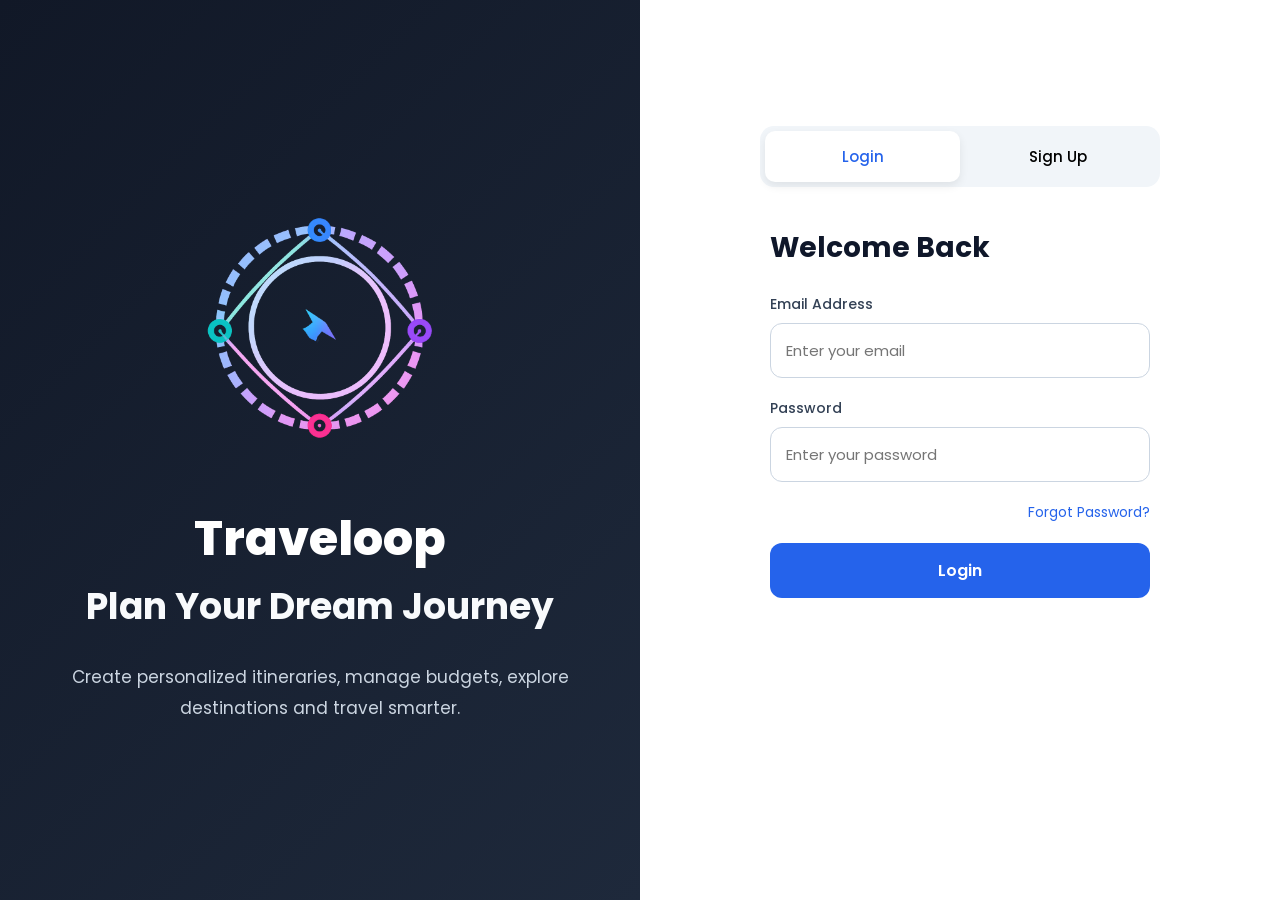
<file: frontend/login.html>
<!DOCTYPE html>
<html lang="en">
<head>
    <meta charset="UTF-8">
    <meta name="viewport" content="width=device-width, initial-scale=1.0">
    <title>Traveloop Authentication</title>
    <link rel="stylesheet" href="login.css">
</head>
<body>

<div class="container">

    <!-- Left Section -->
    <div class="left-section">

        <div class="left-content">

            <img src="logo.png" alt="Traveloop Logo" class="logo">
            <h1 class="brand-name">Traveloop</h1>

            <h2>Plan Your Dream Journey</h2>

            <p>
                Create personalized itineraries, manage budgets,
                explore destinations and travel smarter.
            </p>

        </div>

    </div>

    <!-- Right Section -->
    <div class="right-section">

        <div class="auth-container">

            <!-- Hidden Radio Buttons -->
            <input type="radio" name="auth-toggle" id="login" checked>
            <input type="radio" name="auth-toggle" id="signup">

            <!-- Tabs -->
            <div class="tabs">
                <label for="login" class="login-tab">Login</label>
                <label for="signup" class="signup-tab">Sign Up</label>
            </div>

            <!-- Forms Wrapper -->
            <div class="form-wrapper">

                <!-- Login Form -->
                <div class="form login-form">

                    <h2>Welcome Back</h2>

                    <div class="input-group">
                        <label>Email Address</label>
                        <input type="email" placeholder="Enter your email">
                    </div>

                    <div class="input-group">
                        <label>Password</label>
                        <input type="password" placeholder="Enter your password">
                    </div>

                    <a href="#" class="forgot-password">
                        Forgot Password?
                    </a>

                    <button type="submit">Login</button>

                </div>

                <!-- Signup Form -->
                <div class="form signup-form">

                    <h2>Create Account</h2>

                    <div class="input-group">
                        <label>Full Name</label>
                        <input type="text" placeholder="Enter your full name">
                    </div>

                    <div class="input-group">
                        <label>Email Address</label>
                        <input type="email" placeholder="Enter your email">
                    </div>

                    <div class="input-group">
                        <label>Password</label>
                        <input type="password" placeholder="Create password">
                    </div>

                    <div class="input-group">
                        <label>Confirm Password</label>
                        <input type="password" placeholder="Confirm password">
                    </div>

                    <button type="submit">Sign Up</button>

                </div>

            </div>

        </div>

    </div>

</div>

</body>
</html>
</file>
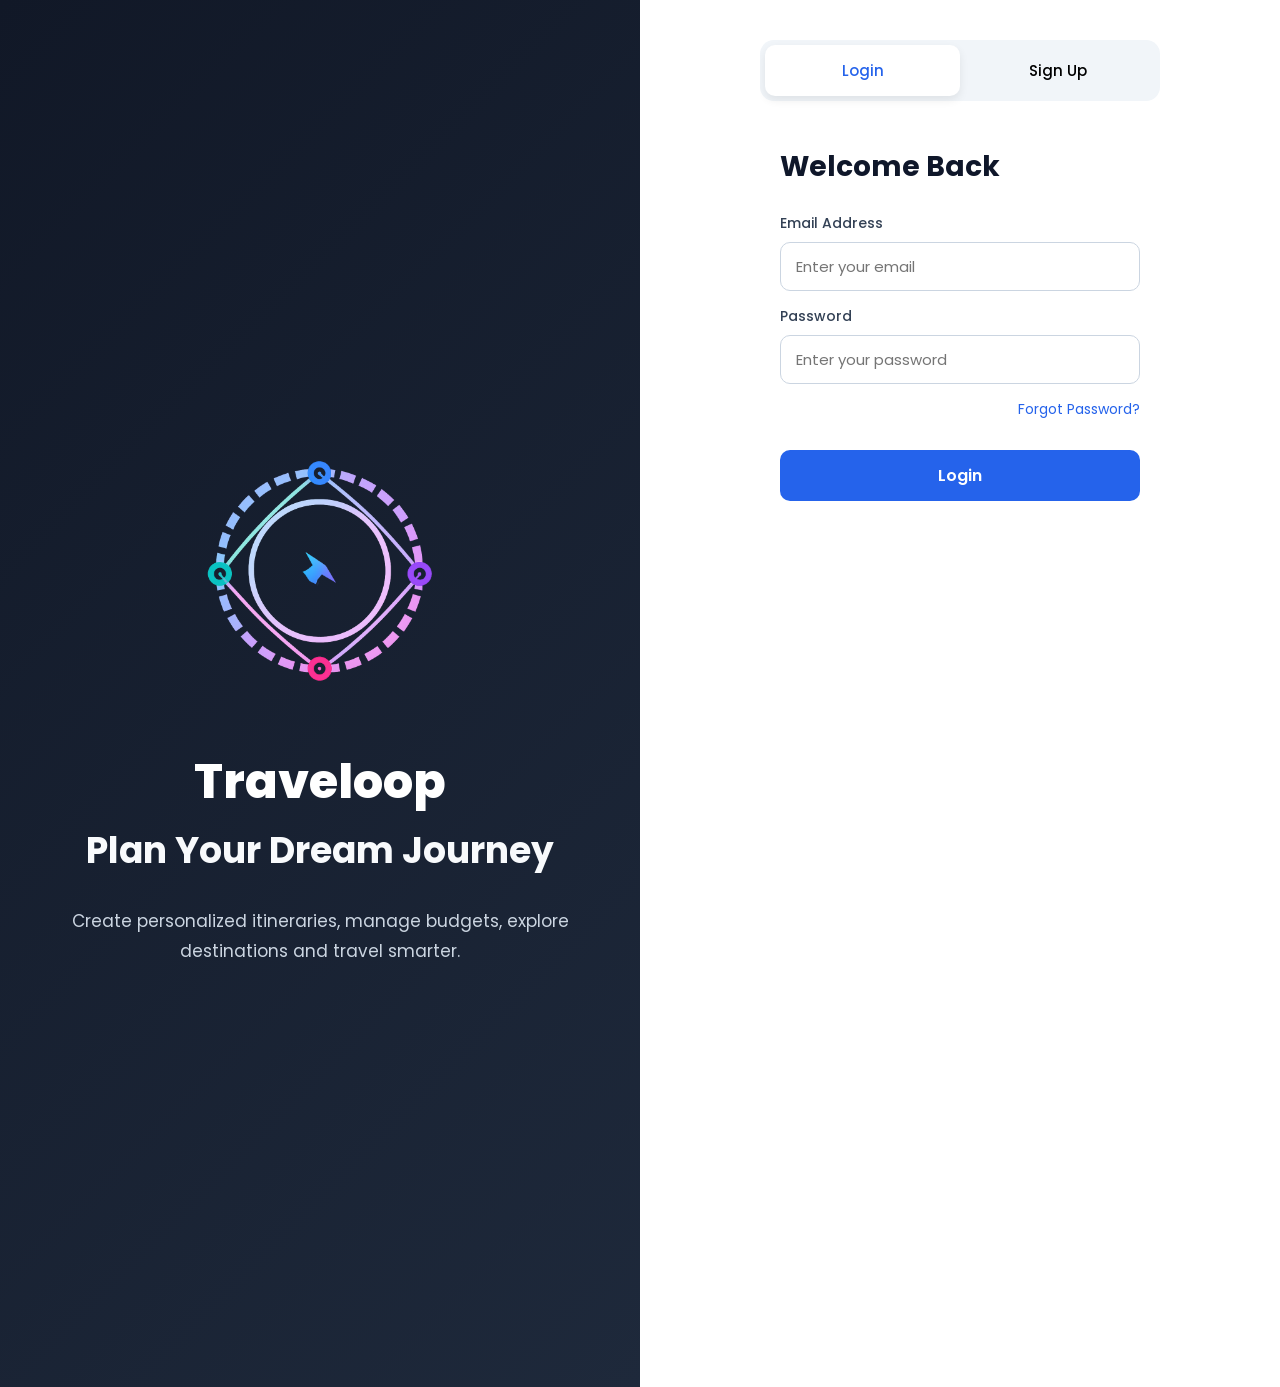
<file: static/login.html>
<!DOCTYPE html>
<html lang="en">
<head>
    <meta charset="UTF-8">
    <meta name="viewport" content="width=device-width, initial-scale=1.0">
    <title>Traveloop Authentication</title>
    <link rel="stylesheet" href="login.css">
</head>
<div id="message-box" class="hidden-msg"></div>
<body>

<div class="container">

    <div class="left-section">
        <div class="left-content">
            <img src="logo.png" alt="Traveloop Logo" class="logo">
            <h1 class="brand-name">Traveloop</h1>
            <h2>Plan Your Dream Journey</h2>
            <p>
                Create personalized itineraries, manage budgets,
                explore destinations and travel smarter.
            </p>
        </div>
    </div>

    <div class="right-section">
        <div class="auth-container">
            <input type="radio" name="auth-toggle" id="login" checked>
            <input type="radio" name="auth-toggle" id="signup">

            <div class="tabs">
                <label for="login" class="login-tab">Login</label>
                <label for="signup" class="signup-tab">Sign Up</label>
            </div>

            <div class="form-wrapper">

                <form class="form login-form" id="login-form">
                    <h2>Welcome Back</h2>
                    <div class="input-group">
                        <label>Email Address</label>
                        <input type="email" id="login-email" placeholder="Enter your email" required>
                    </div>
                    <div class="input-group">
                        <label>Password</label>
                        <input type="password" id="login-password" placeholder="Enter your password" required>
                    </div>
                    <a href="#" class="forgot-password">Forgot Password?</a>
                    <button type="submit">Login</button>
                </form>

                <form class="form signup-form" id="signup-form">
                    <h2>Create Account</h2>
                    
                    <div class="photo-upload-section">
                        <div class="photo-preview" id="photo-preview">
                            <span class="photo-icon">📷</span>
                        </div>
                        <div class="input-group">
                            <label>Profile Photo</label>
                            <input type="file" id="signup-photo" accept="image/*" placeholder="Choose a photo">
                        </div>
                    </div>
                    
                    <div class="input-group">
                        <label>Full Name</label>
                        <input type="text" id="signup-name" placeholder="Enter your full name" required>
                    </div>
                    <div class="input-group">
                        <label>Email Address</label>
                        <input type="email" id="signup-email" placeholder="Enter your email" required>
                    </div>
                    <div class="input-group">
                        <label>Phone Number</label>
                        <input type="tel" id="signup-phone" placeholder="Enter your phone number">
                    </div>
                    <div class="input-group">
                        <label>City</label>
                        <input type="text" id="signup-city" placeholder="Enter your city">
                    </div>
                    <div class="input-group">
                        <label>Country</label>
                        <input type="text" id="signup-country" placeholder="Enter your country">
                    </div>
                    <div class="input-group">
                        <label>Password</label>
                        <input type="password" id="signup-password" placeholder="Create password" required>
                    </div>
                    <div class="input-group">
                        <label>Confirm Password</label>
                        <input type="password" id="signup-confirm" placeholder="Confirm password" required>
                    </div>
                    <div class="input-group">
                        <label>Additional Info</label>
                        <textarea id="signup-additional-info" placeholder="Tell us more about yourself..." rows="3"></textarea>
                    </div>
                    <button type="submit">Sign Up</button>
                </form>

            </div>
        </div>
    </div>
</div>

<script src="auth.js"></script>
<div id="forgot-password-modal" class="modal-overlay">
    <div class="modal-content">
        <h2>Reset Password</h2>
        <p>Enter your email and a new password to reset.</p>
        <div class="input-group">
            <label>Email Address</label>
            <input type="email" id="reset-email" placeholder="Registered email">
        </div>
        <div class="input-group">
            <label>New Password</label>
            <input type="password" id="reset-new-password" placeholder="Min. 8 characters">
        </div>
        <div class="modal-actions">
            <button class="btn-cancel" onclick="closeModal()">Cancel</button>
            <button class="btn-reset" id="submit-reset">Update Password</button>
        </div>
    </div>
</div>
</body>
</html>
</file>
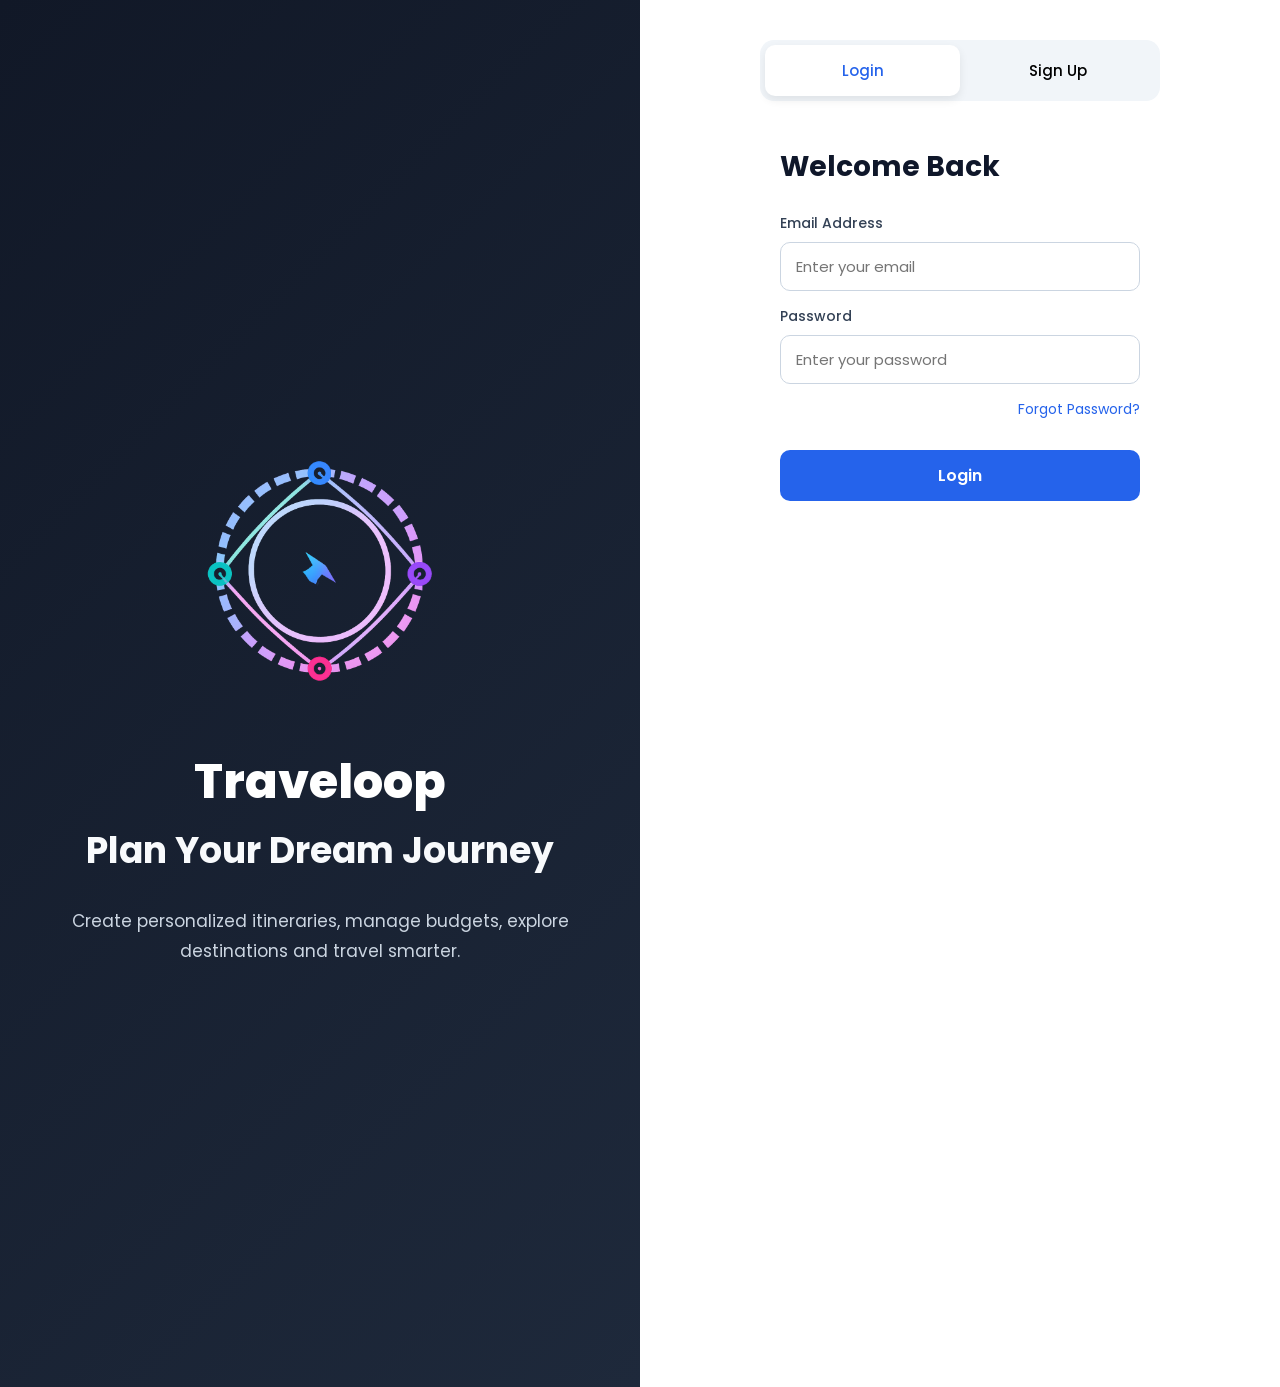
<file: static/trip-listing.html>
<!DOCTYPE html>
<html lang="en">
<head>
    <meta charset="UTF-8">
    <meta name="viewport" content="width=device-width, initial-scale=1.0">
    <title>Traveloop - My Trips</title>
    <link rel="stylesheet" href="trip-listing.css">
    <link href="https://fonts.googleapis.com/css2?family=Montserrat:wght@400;700;800&display=swap" rel="stylesheet">
</head>
<body>

<div class="container">

    <nav class="navbar">
        <div class="brand-section">
            <img src="logo.png" alt="Traveloop Logo" class="logo">
            <h1 class="brand-name">Travel Loop</h1>
        </div>
        <div class="profile-container-nav">
            <div class="profile-circle" id="profile-circle" onclick="toggleDropdown()" style="cursor: pointer;">
                <img id="profile-image" src="https://images.unsplash.com/photo-1535713875002-d1d0cf377fde?auto=format&fit=crop&w=100&q=80" alt="Profile">
            </div>
            <div id="profile-dropdown" class="profile-dropdown">
                <a href="profile.html">View Profile</a>
                <a href="trip-listing.html">My Trips</a>
                <hr>
                <a href="#" onclick="logout()">Logout</a>
            </div>
        </div>
    </nav>

    <section class="search-section">
        <input type="text" placeholder="Search your trips..." class="search-box">
        <button class="filter-btn">Group By</button>
        <button class="filter-btn">Filter</button>
        <button class="filter-btn">Sort By</button>
    </section>

    <section class="trip-section">
        <div class="section-header">
            <h2>Ongoing</h2>
            <a href="#" class="see-more">See more &gt;</a>
        </div>

        <div class="trip-card">
            <img src="https://images.unsplash.com/photo-1507525428034-b723cf961d3e?w=800" alt="Trip" class="trip-image">
            <div class="trip-info">
                <h3>Goa Beach Escape</h3>
                <p>5 Days • Relaxation • Budget Friendly</p>
            </div>
            <div class="menu-icon">⋮</div>
        </div>
    </section>

    <section class="trip-section">
        <div class="section-header">
            <h2>Up-coming</h2>
            <a href="#" class="see-more">See more &gt;</a>
        </div>

        <div class="trip-card">
            <img src="https://images.unsplash.com/photo-1464822759023-fed622ff2c3b?w=800" alt="Trip" class="trip-image">
            <div class="trip-info">
                <h3>Manali Adventure</h3>
                <p>7 Days • Mountains • Trekking</p>
            </div>
            <div class="menu-icon">⋮</div>
        </div>
    </section>

    <section class="trip-section">
        <div class="section-header">
            <h2>Completed</h2>
            <a href="#" class="see-more">See more &gt;</a>
        </div>

        <div class="completed-grid">
            <div class="trip-card small-card">
                <img src="https://images.unsplash.com/photo-1602216056096-3b40cc0c9944?w=800" alt="Trip" class="trip-image">
                <div class="trip-info">
                    <h3>Kerala Journey</h3>
                    <p>4 Days • Nature • Houseboats</p>
                </div>
                <div class="menu-icon">⋮</div>
            </div>

            <div class="trip-card small-card">
                <img src="https://images.unsplash.com/photo-1477587458883-47145ed94245?w=800" alt="Trip" class="trip-image">
                <div class="trip-info">
                    <h3>Jaipur Heritage Tour</h3>
                    <p>3 Days • History • Culture</p>
                </div>
                <div class="menu-icon">⋮</div>
            </div>
        </div>
    </section>

</div>

<script>
    document.addEventListener('DOMContentLoaded', () => {
        const userId = localStorage.getItem('user_id');
        const userPhoto = localStorage.getItem('user_photo');
        const profileImage = document.getElementById('profile-image');

        // Load user profile photo if available
        if (userPhoto && profileImage) {
            profileImage.src = userPhoto;
        }

        // Redirect to login if not authenticated
        if (!userId) {
            window.location.href = 'login.html';
        } else {
            loadUserTrips(userId);
        }
    });

    function toggleDropdown() {
        const dropdown = document.getElementById('profile-dropdown');
        dropdown.classList.toggle('show');
    }

    function logout() {
        localStorage.removeItem('user_id');
        localStorage.removeItem('user_photo');
        window.location.href = 'login.html';
    }

    // Close dropdown when clicking outside
    window.onclick = function(event) {
        if (!event.target.matches('.profile-circle') && !event.target.matches('#profile-image')) {
            const dropdowns = document.getElementsByClassName("profile-dropdown");
            for (let i = 0; i < dropdowns.length; i++) {
                const openDropdown = dropdowns[i];
                if (openDropdown.classList.contains('show')) {
                    openDropdown.classList.remove('show');
                }
            }
        }
    }

    async function loadUserTrips(userId) {
        try {
            const response = await fetch(`/trips/${userId}`);
            if (!response.ok) {
                console.error('Failed to load trips');
                return;
            }
            const trips = await response.json();
            console.log('User trips:', trips);
            // TODO: Dynamically populate trip sections with fetched data
        } catch (error) {
            console.error('Error loading trips:', error);
        }
    }
</script>

</body>
</html>
</file>
<file: frontend/login.css>
@import url('https://fonts.googleapis.com/css2?family=Poppins:wght@300;400;500;600;700&display=swap');

*{
    margin:0;
    padding:0;
    box-sizing:border-box;
    font-family:"Poppins", sans-serif;
}

body{
    background:#0f172a;
}

.container{
    display:flex;
    min-height:100vh;
}

/* Left Section */
.left-section{
    width:50%;
    background:linear-gradient(135deg, #111827, #1e293b);
    display:flex;
    justify-content:center;
    align-items:center;
    padding:50px;
    min-height:100vh;
}

.left-content{
    display:flex;
    flex-direction:column;
    align-items:center;
    justify-content:center;
    text-align:center;
    max-width:500px;
    gap:8px; 
}

.logo{
    width:320px;
    max-width:100%; 
    display:block;
    margin:0 auto 8px auto;
}

.brand-name{
    font-size:3rem;
    font-weight:800;
    color:#ffffff;
    margin-top:0;
    margin-bottom:6px; 
    line-height:1.1;  
}

.left-content h2{
    font-size:36px;
    color:#f8fafc;
    margin-bottom:20px;
    font-weight:700;
}

.left-content p{
    font-size:17px;
    line-height:1.8;
    color:#cbd5e1;
}

/* Right Section */
.right-section{
    width:50%;
    display:flex;
    justify-content:center;
    align-items:center;
    background:white;
    padding:40px;
}

.auth-container{
    width:400px;
    overflow:hidden;
}

/* Hide Radio Buttons */
input[type="radio"]{
    display:none;
}

/* Tabs */
.tabs{
    display:flex;
    background:#f1f5f9;
    padding:5px;
    border-radius:14px;
    margin-bottom:30px;
}

.tabs label{
    width:50%;
    text-align:center;
    padding:14px;
    border-radius:10px;
    cursor:pointer;
    font-size:15px;
    font-weight:500;
    transition:0.3s;
}

/* Active Tabs */
#login:checked ~ .tabs .login-tab{
    background:white;
    color:#2563eb;
    box-shadow:0 4px 10px rgba(0,0,0,0.08);
}

#signup:checked ~ .tabs .signup-tab{
    background:white;
    color:#2563eb;
    box-shadow:0 4px 10px rgba(0,0,0,0.08);
}

/* Form Wrapper */
.form-wrapper{
    width:200%;
    display:flex;
    transition:0.5s ease;
}

/* Forms */
.form{
    width:50%;
    padding:10px;
}

.form h2{
    font-size:28px;
    margin-bottom:25px;
    color:#0f172a;
}

/* Input Fields */
.input-group{
    margin-bottom:20px;
}

.input-group label{
    display:block;
    margin-bottom:8px;
    font-size:14px;
    color:#334155;
    font-weight:500;
}

.input-group input{
    width:100%;
    padding:15px;
    border:1px solid #cbd5e1;
    border-radius:12px;
    outline:none;
    font-size:15px;
}

.input-group input:focus{
    border-color:#2563eb;
}

/* Forgot Password */
.forgot-password{
    display:block;
    text-align:right;
    text-decoration:none;
    margin-bottom:20px;
    font-size:14px;
    color:#2563eb;
}

/* Button */
button{
    width:100%;
    padding:15px;
    border:none;
    background:#2563eb;
    color:white;
    border-radius:12px;
    font-size:16px;
    font-weight:600;
    cursor:pointer;
    transition:0.3s;
}

button:hover{
    background:#1d4ed8;
}

/* Sliding Forms */
#login:checked ~ .form-wrapper{
    transform:translateX(0%);
}

#signup:checked ~ .form-wrapper{
    transform:translateX(-50%);
}

/* Responsive */
@media(max-width:900px){

    .container{
        flex-direction:column;
    }

    .left-section,
    .right-section{
        width:100%;
    }

    .left-section{
        min-height:40vh;
    }

    .auth-container{
        width:90%;
    }

    .logo{
        width:250px;
    }

    .left-content h2{
        font-size:28px;
    }
}
</file>
<file: static/login.css>
@import url('https://fonts.googleapis.com/css2?family=Poppins:wght@300;400;500;600;700&display=swap');

.hidden-msg {
    display: none;
    position: fixed;
    top: 20px;
    right: 20px;
    padding: 15px 25px;
    border-radius: 8px;
    color: white;
    z-index: 1000;
    transition: all 0.3s ease;
}
.msg-error { background-color: #ff4757; display: block; }
.msg-success { background-color: #2ed573; display: block; }

.modal-overlay {
    display: none; /* JavaScript will change this to 'flex' */
    position: fixed;
    top: 0;
    left: 0;
    width: 100%;
    height: 100%;
    background: rgba(0, 0, 0, 0.7); /* Darker overlay */
    backdrop-filter: blur(5px);
    z-index: 9999; /* Higher than everything else */
    align-items: center;
    justify-content: center;
}

.modal-content {
    background: white;
    padding: 30px;
    border-radius: 15px;
    width: 90%;
    max-width: 400px;
    box-shadow: 0 10px 30px rgba(0,0,0,0.2);
}

.modal-actions {
    display: flex;
    gap: 10px;
    margin-top: 20px;
}

.btn-cancel { background: #eee; color: #333; border: none; }
.btn-reset { background: #007bff; color: white; border: none; flex-grow: 1; }

*{
    margin:0;
    padding:0;
    box-sizing:border-box;
    font-family:"Poppins", sans-serif;
}

body{
    background:#0f172a;
}

.container{
    display:flex;
    min-height:100vh;
}

/* Left Section */
.left-section{
    width:50%;
    background:linear-gradient(135deg, #111827, #1e293b);
    display:flex;
    justify-content:center;
    align-items:center;
    padding:50px;
    min-height:100vh;
}

.left-content{
    display:flex;
    flex-direction:column;
    align-items:center;
    justify-content:center;
    text-align:center;
    max-width:500px;
    gap:8px; 
}

.logo{
    width:320px;
    max-width:100%; 
    display:block;
    margin:0 auto 8px auto;
}

.brand-name{
    font-size:3rem;
    font-weight:800;
    color:#ffffff;
    margin-top:0;
    margin-bottom:6px; 
    line-height:1.1;  
}

.left-content h2{
    font-size:36px;
    color:#f8fafc;
    margin-bottom:20px;
    font-weight:700;
}

.left-content p{
    font-size:17px;
    line-height:1.8;
    color:#cbd5e1;
}

/* Right Section */
.right-section{
    width:50%;
    display:flex;
    justify-content:center;
    align-items:center;
    background:white;
    padding:40px;
}

.auth-container{
    width:400px;
    overflow:hidden;
}

/* Hide Radio Buttons */
input[type="radio"]{
    display:none;
}

/* Tabs */
.tabs{
    display:flex;
    background:#f1f5f9;
    padding:5px;
    border-radius:14px;
    margin-bottom:30px;
}

.tabs label{
    width:50%;
    text-align:center;
    padding:14px;
    border-radius:10px;
    cursor:pointer;
    font-size:15px;
    font-weight:500;
    transition:0.3s;
}

/* Active Tabs */
#login:checked ~ .tabs .login-tab{
    background:white;
    color:#2563eb;
    box-shadow:0 4px 10px rgba(0,0,0,0.08);
}

#signup:checked ~ .tabs .signup-tab{
    background:white;
    color:#2563eb;
    box-shadow:0 4px 10px rgba(0,0,0,0.08);
}

/* Form Wrapper */
.form-wrapper{
    width:200%;
    display:flex;
    transition:0.5s ease;
}

/* Forms */
.form{
    width:50%;
    padding:15px 20px;
}

.form h2{
    font-size:28px;
    margin-bottom:25px;
    color:#0f172a;
}

/* Input Fields */
.input-group{
    margin-bottom:15px;
}

.input-group label{
    display:block;
    margin-bottom:8px;
    font-size:14px;
    color:#334155;
    font-weight:500;
}

.input-group input,
.input-group textarea {
    width:100%;
    padding:12px 15px;
    border:1px solid #cbd5e1;
    border-radius:10px;
    outline:none;
    font-size:15px;
    font-family: inherit;
}

.input-group textarea {
    resize: vertical;
    min-height: 90px;
}

.input-group input:focus,
.input-group textarea:focus {
    border-color:#2563eb;
    box-shadow: 0 0 0 3px rgba(37, 99, 235, 0.1);
}

/* Photo Upload Section */
.photo-upload-section {
    display: flex;
    flex-direction: column;
    align-items: center;
    gap: 15px;
    margin-bottom: 25px;
    padding-bottom: 20px;
    border-bottom: 1px solid #e2e8f0;
}

.photo-preview {
    width: 120px;
    height: 120px;
    border: 3px solid #cbd5e1;
    border-radius: 50%;
    display: flex;
    align-items: center;
    justify-content: center;
    background: #f1f5f9;
    overflow: hidden;
    transition: all 0.3s ease;
    cursor: pointer;
    flex-shrink: 0;
}

.photo-preview img {
    width: 100%;
    height: 100%;
    object-fit: cover;
}

.photo-icon {
    font-size: 50px;
}

.photo-preview:hover {
    border-color: #2563eb;
    background: #eff6ff;
    transform: scale(1.05);
}

.photo-upload-section .input-group {
    flex: 1;
    margin: 0;
    width: 100%;
}

.photo-upload-section .input-group label {
    margin-bottom: 10px;
}

.photo-upload-section .input-group input {
    cursor: pointer;
}

/* Forgot Password */
.forgot-password{
    display:block;
    text-align:right;
    text-decoration:none;
    margin-bottom:20px;
    font-size:14px;
    color:#2563eb;
}

/* Button */
button{
    width:100%;
    padding:13px 15px;
    border:none;
    background:#2563eb;
    color:white;
    border-radius:10px;
    font-size:16px;
    font-weight:600;
    cursor:pointer;
    transition:0.3s;
    margin-top: 10px;
}

button:hover{
    background:#1d4ed8;
}

/* Sliding Forms */
#login:checked ~ .form-wrapper{
    transform:translateX(0%);
}

#signup:checked ~ .form-wrapper{
    transform:translateX(-50%);
}

/* Responsive */
@media(max-width:900px){

    .container{
        flex-direction:column;
    }

    .left-section,
    .right-section{
        width:100%;
    }

    .left-section{
        min-height:40vh;
    }

    .auth-container{
        width:90%;
    }

    .logo{
        width:250px;
    }

    .left-content h2{
        font-size:28px;
    }
}
</file>
<file: static/trip-listing.css>
*{
    margin:0;
    padding:0;
    box-sizing:border-box;
}

body{
    font-family:'Montserrat', sans-serif;
    background:#0f172a;
    color: #f8fafc;
    line-height: 1.5;
}

/* Main Container */
.container{
    width:100%;
    padding:20px 30px;
}

/* Navbar */
.navbar{
    display:flex;
    justify-content:space-between;
    align-items:center;
    padding:10px 0 25px 0;
}

/* Brand Section Styling */
.brand-section{
    display:flex;
    align-items:center;
    gap:15px;
}

.brand-name{
    font-family: 'Montserrat', sans-serif;
    font-size: 2.2rem;
    font-weight: 800;
    color: #60a5fa;
    letter-spacing: -1px;
}

.logo{
    width:120px; 
    height:auto;
    object-fit:contain;
}

/* Profile */
.profile-container-nav {
    position: relative;
    display: inline-block;
}

.profile-dropdown {
    display: none;
    position: absolute;
    right: 0;
    background-color: #1e293b;
    min-width: 160px;
    box-shadow: 0px 8px 16px 0px rgba(0,0,0,0.2);
    z-index: 1001;
    border-radius: 8px;
    border: 1px solid #334155;
    margin-top: 10px;
    overflow: hidden;
}

.profile-dropdown a {
    color: #f8fafc;
    padding: 12px 16px;
    text-decoration: none;
    display: block;
    font-size: 14px;
    transition: background 0.2s;
    font-family: 'Inter', sans-serif;
}

.profile-dropdown a:hover {
    background-color: #334155;
}

.profile-dropdown hr {
    border: 0;
    border-top: 1px solid #334155;
    margin: 0;
}

.profile-dropdown.show {
    display: block;
}

.profile-circle {
    width: 55px; 
    height: 55px;
    border-radius: 50%;
    overflow: hidden;
    border: 2px solid #334155;
}

.profile-circle img{
    width:100%;
    height:100%;
    border-radius:50%;
    object-fit:cover;
}

/* Search Section */
.search-section{
    display:flex;
    gap:20px;
    align-items:center;
    margin-bottom:40px;
}

.search-box{
    flex:1;
    height:58px;
    padding:0 20px;
    border:1px solid #334155;
    border-radius:14px;
    font-size:16px;
    outline:none;
    background-color: #1e293b;
    color: #f8fafc;
}

.search-box::placeholder {
    color: #94a3b8;
}

.filter-btn{
    min-width:140px;
    height:58px;
    border:1px solid #334155;
    border-radius:14px;
    font-size:16px;
    cursor:pointer;
    background-color: #1e293b;
    color: #f8fafc;
    transition: background 0.3s;
}

.filter-btn:hover {
    background-color: #334155;
}

/* Sections & Headers */
.trip-section{
    margin-bottom:40px;
}

.section-header {
    display: flex;
    justify-content: space-between;
    align-items: center;
    margin-bottom: 18px;
}

.trip-section h2{
    font-size:28px;
    color: #60a5fa;
}

.see-more {
    font-size: 16px;
    color: #94a3b8;
    text-decoration: none;
    font-weight: 600;
}

.see-more:hover {
    color: #60a5fa;
    text-decoration: underline;
}

/* Trip Cards */
.trip-card{
    width:100%;
    height:155px;
    background-color: #1e293b;
    border:1px solid #334155;
    border-radius:16px;
    display:flex;
    align-items:center;
    overflow:hidden;
    position:relative;
}

.small-card {
    height: 175px;
}

/* Images */
.trip-image{
    width:340px;
    height:100%;
    object-fit:cover;
}

/* Content */
.trip-info{
    padding:25px;
}

.trip-info h3{
    font-size:22px;
    margin-bottom:12px;
    color: #60a5fa;
}

.trip-info p{
    font-size:18px;
    color:#94a3b8;
}

/* Menu */
.menu-icon{
    position:absolute;
    right:20px;
    top:20px;
    font-size:24px;
    color:#94a3b8;
    cursor:pointer;
}

/* Completed Grid */
.completed-grid{
    display:grid;
    grid-template-columns:1fr 1fr;
    gap:25px;
}

/* Laptop Responsive */
@media screen and (max-width:1440px){
    .trip-image{
        width:300px;
    }
    .trip-card{
        height:145px;
    }
}

@media screen and (max-width:1366px){
    .brand-name{
        font-size: 1.8rem;
    }
    .trip-info h3{
        font-size:20px;
    }
    .trip-info p{
        font-size:16px;
    }
    .search-box, .filter-btn{
        height:52px;
    }
}
</file>
